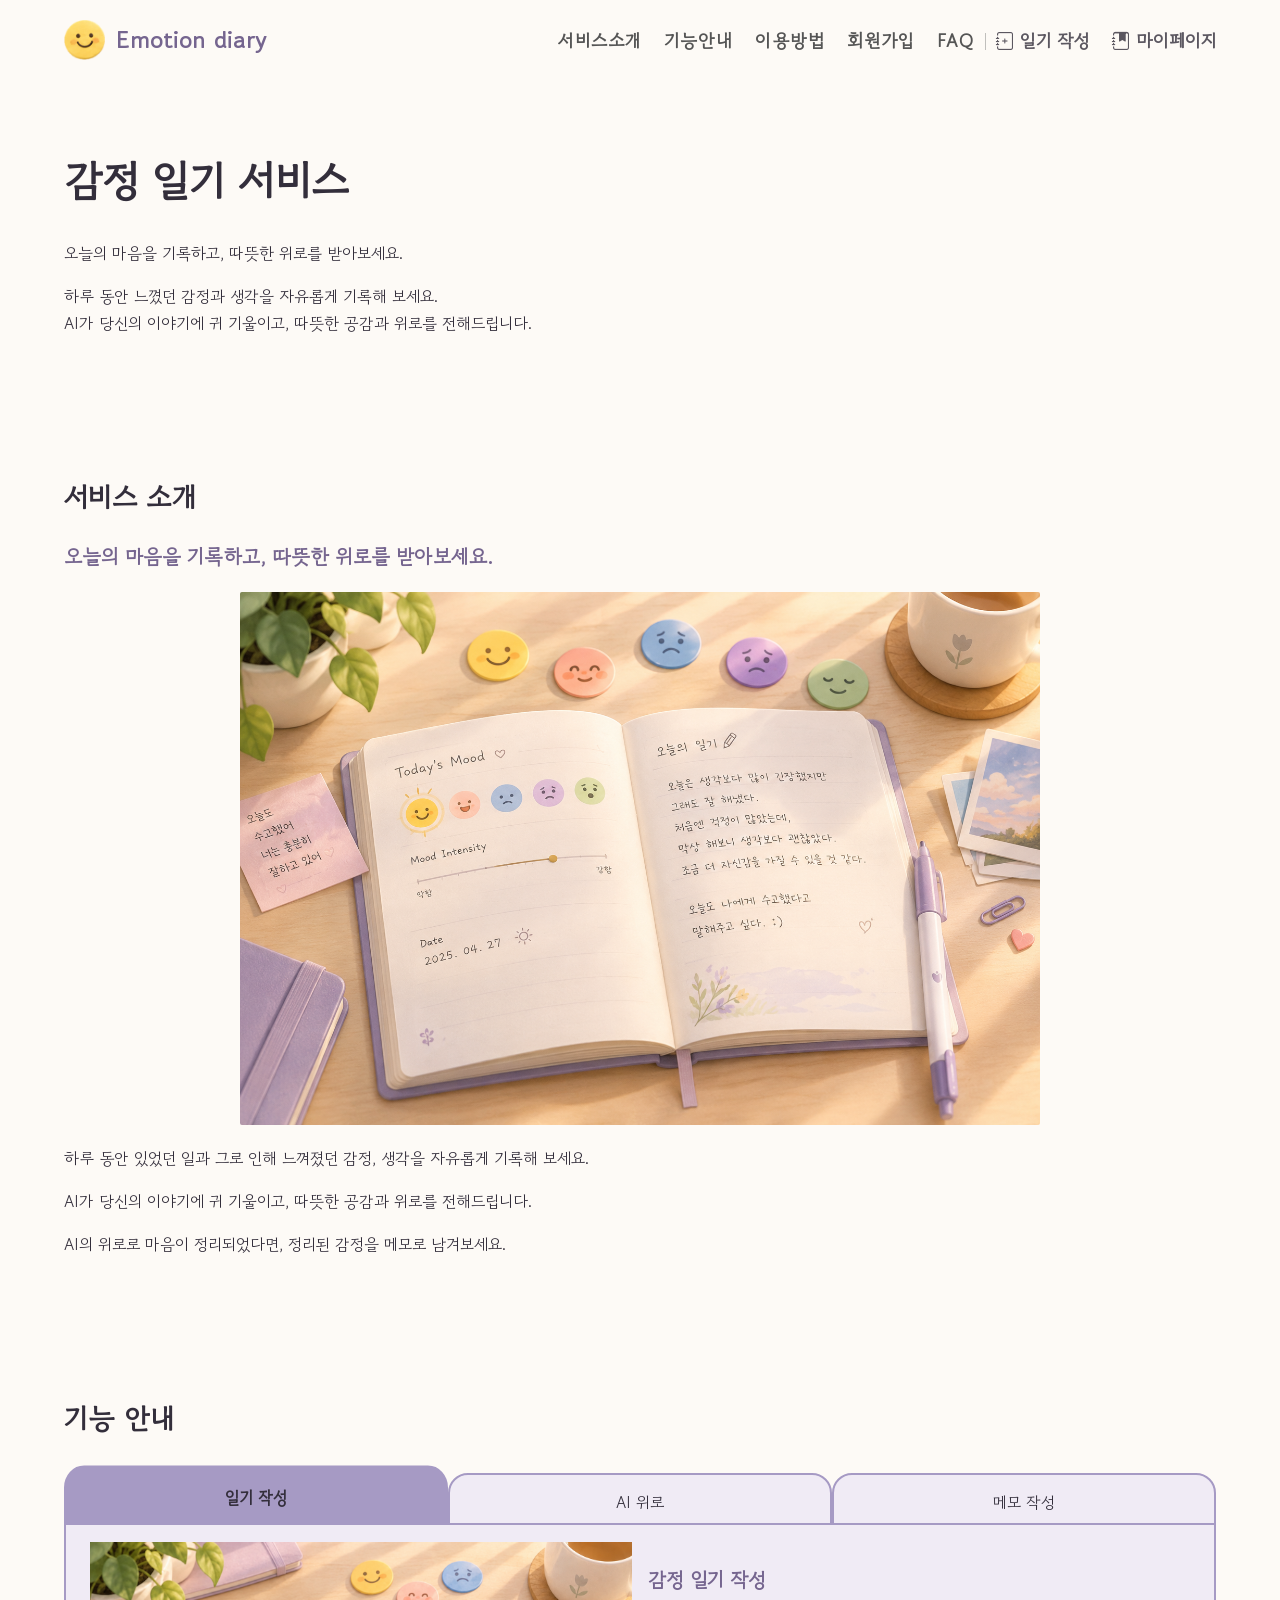
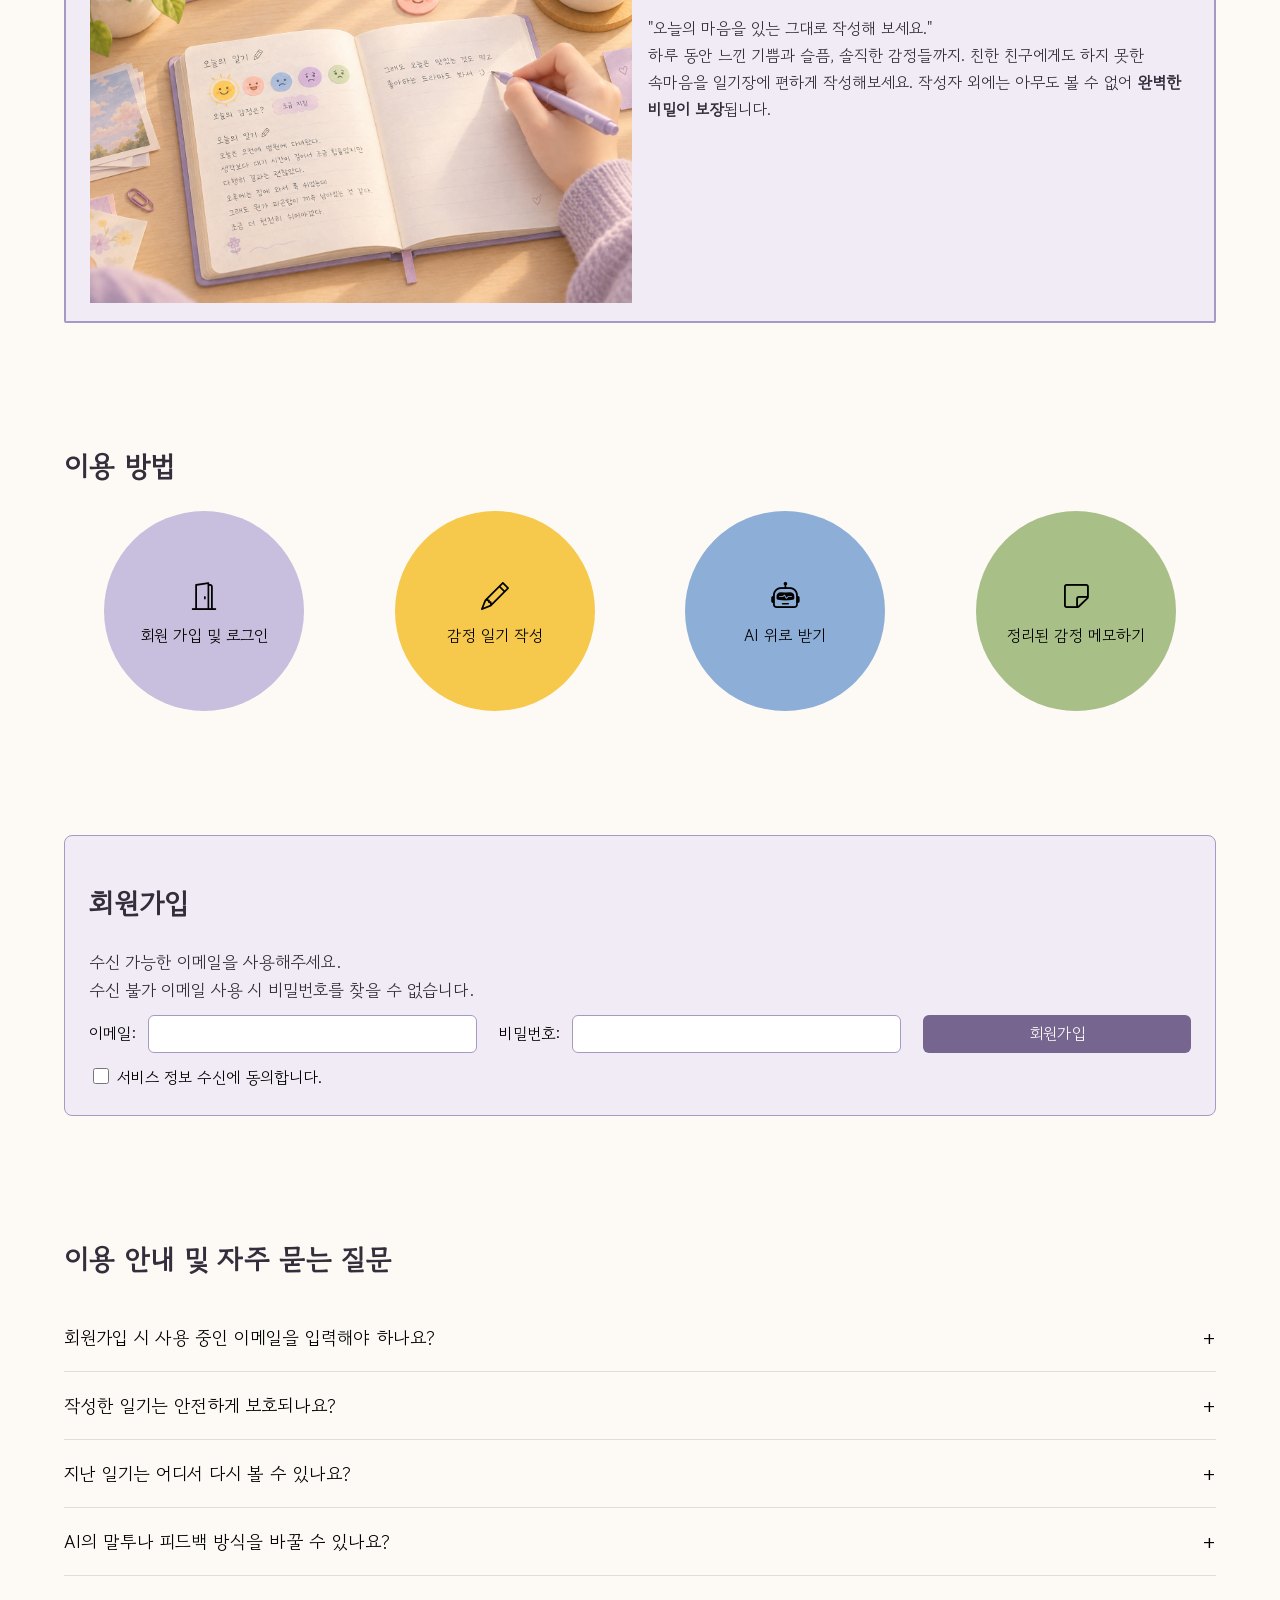
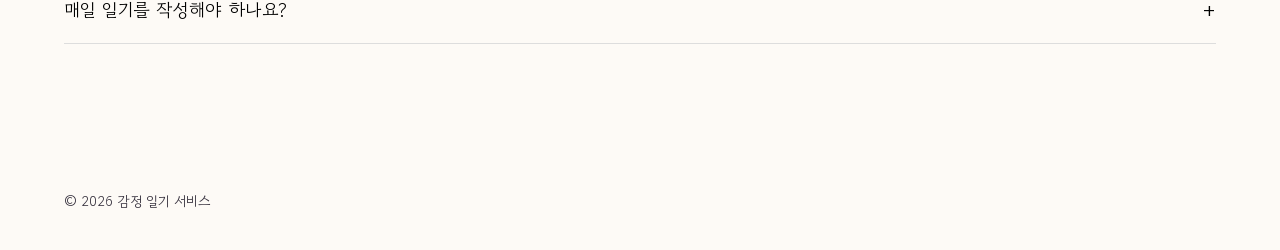
<file: index.html>
<!DOCTYPE html>
<html lang="ko">

<head>
	<meta charset="UTF-8">
	<meta name="viewport" content="width=device-width, initial-scale=1.0">
	<link rel="preconnect" href="https://fonts.googleapis.com">
	<link rel="preconnect" href="https://fonts.gstatic.com" crossorigin>
	<link href="https://fonts.googleapis.com/css2?family=Gowun+Dodum&display=swap" rel="stylesheet">
	<link rel="stylesheet" href="https://cdn.jsdelivr.net/npm/bootstrap-icons@1.13.1/font/bootstrap-icons.min.css">
	<link rel="stylesheet" href="css/style.css">
	<link rel="stylesheet" href="css/index.css">

	<title>Emotion diary</title>
</head>

<body>
	<!-- 
    	사용자: 일기에 감정을 기록하고 AI를 통해 위로와 공감을 받고 싶은 사람
		목적: 감정을 기록하고, AI의 위로를 통해 마음을 정리하여 정서적 안정감 얻기 
		핵심 행동: 감정 일기 작성 및 AI 위로 받기, 정리된 감정 메모하기
		정보 순서: 서비스 소개 → 핵심 기능 안내 → 이용 방법 → 회원가입
    -->
	<header id="header">
		<nav aria-label="주요 메뉴" id="headerNav" class="header-nav">
			<a href="./index.html" class="nav-logo">
				<img src="assets/images/logo.png" alt="Emotion diary 로고">Emotion diary
			</a>
			<button id="menuToggleBtn" class="is-open" aria-label="메뉴 열기" aria-controls="mainNav" aria-expanded="false">
				<i class="bi bi-list" aria-hidden="true"></i> <span>menu</span>
			</button>
			<ul id="mainNav" class="nav-menu">
				<li><a href="#about">서비스소개</a></li>
				<li><a class="is-current" aria-current="location" href="#features">기능안내</a></li>
				<li><a href="#steps">이용방법</a></li>
				<li><a href="#signup">회원가입</a></li>
				<li><a href="#faq">FAQ</a></li>
				<li class="left-line">
					<button id="writeDiary" onclick="openPopup()">
						<i class="bi bi-journal-plus"></i> 일기 작성
					</button>
				</li>
				<li>
					<button id="btnMypage" onclick="moveMyPage()">
						<i class="bi bi-journal-bookmark-fill"></i> 마이페이지
					</button>
				</li>
			</ul>
		</nav>
	</header>

	<main tabindex="-1">
		<section id="main">
			<h1>감정 일기 서비스</h1>
			<p>오늘의 마음을 기록하고, 따뜻한 위로를 받아보세요.</p>
			<p>하루 동안 느꼈던 감정과 생각을 자유롭게 기록해 보세요.<br>
				AI가 당신의 이야기에 귀 기울이고, 따뜻한 공감과 위로를 전해드립니다.</p>
		</section>

		<section id="about">
			<h2>서비스 소개</h2>
			<h3>오늘의 마음을 기록하고, <br class="pc-none">따뜻한 위로를 받아보세요.</h3>

			<img src="assets/images/main.png" alt="다양한 감정 표정과 오늘의 일기가 쓰여있는 일기장, 옆에는 격려해주는 위로의 메모가 놓여 있다.">

			<p>하루 동안 있었던 일과 그로 인해 느껴졌던 감정, 생각을 자유롭게 기록해 보세요.</p>
			<p>AI가 당신의 이야기에 귀 기울이고, 따뜻한 공감과 위로를 전해드립니다.</p>
			<p>AI의 위로로 마음이 정리되었다면, 정리된 감정을 메모로 남겨보세요.</p>
		</section>

		<section id="features">
			<h2>기능 안내</h2>

			<div class="feature-tabs" id="featureTabs" role="tablist" aria-label="기능 선택 탭">
				<button id="tabWirte" class="active" onclick="showFeature('Wirte', this)">일기 작성</button>
				<button id="tabRead" onclick="showFeature('Read', this)">AI 위로</button>
				<button id="tabMemo" onclick="showFeature('Memo', this)">메모 작성</button>
			</div>
			<div class="feature-cards" id="featureCards" aria-label="기능 상세 안내">
				<div class="feature-card active" id="featureWirte">
					<img src="assets/images/wirte.png" alt="감정을 선택하고 일기를 작성중인 모습" />
					<h3>감정 일기 작성</h3>
					<p>
						"오늘의 마음을 있는 그대로 작성해 보세요."<br>
						하루 동안 느낀 기쁨과 슬픔, 솔직한 감정들까지. 친한 친구에게도 하지 못한
						속마음을 일기장에 편하게 작성해보세요.
						작성자 외에는 아무도 볼 수 없어 <b>완벽한 비밀이 보장</b>됩니다.
					</p>
				</div>
				<div class="feature-card" id="featureRead">
					<img src="assets/images/ai_read.png" alt="ai가 일기를 읽고 위로의 말을 생각하는 모습" />
					<h3>AI 위로 받기</h3>
					<p>
						"나만을 위한 AI의 따뜻한 공감과 위로"<br>
						작성하신 일기를 바탕으로 AI 봇이 진심 어린 위로의 답장을 건네어 드립니다.
						혼자 간직하기엔 무거웠던 감정들, 이제는 <b>AI의 다정한 피드백</b>과 함께 마음을 한결 가볍게 비워내 보세요.
					</p>
				</div>
				<div class="feature-card" id="featureMemo">
					<img src="assets/images/memo.png" alt="ai의 위로를 보고난 후 일기장에 메모를 붙인 모습" />
					<h3>정리된 감정 메모하기</h3>
					<p>
						"정리된 감정을 메모로 남갸보세요."<br>
						AI의 위로를 통해 마음이 한결 가벼워졌나요?<br>
						<b>정리된 감정과 새로워진 마음을 메모로 기록</b>하며 오늘 하루를 기분 좋게 마무리해 보세요.
					</p>
				</div>
			</div>
		</section>

		<section id="steps">
			<h2>이용 방법</h2>

			<ol class="step-list">
				<li><i class="bi bi-door-open"></i>회원 가입 및 로그인</li>
				<li><i class="bi bi-pencil"></i>감정 일기 작성</li>
				<li><i class="bi bi-robot"></i>AI 위로 받기</li>
				<li><i class="bi bi-sticky"></i>정리된 감정 메모하기</li>
			</ol>
		</section>

		<section id="signup" class="signup">
			<h2>회원가입</h2>

			<p id="formMessage" class="" aria-live="polite">
				수신 가능한 이메일을 사용해주세요.<br>수신 불가 이메일 사용 시 비밀번호를 찾을 수 없습니다.
			</p>

			<form action="" method="" class="signup-form" id="signupForm">
				<label for="email">이메일:</label>
				<input type="email" id="email" name="email" required maxlength="50">

				<label for="password">비밀번호:</label>
				<input type="password" id="password" name="password" required>

				<button type="submit" id="signupButton">회원가입</button>

				<label for="subscribe" class="subscribe">
					<input type="checkbox" name="subscribe" id="subscribe">
					서비스 정보 수신에 동의합니다.
				</label>
			</form>

			<button class="d-none" id="signUpWriteDiary" onclick="openPopup()">일기 작성 <i
					class="bi bi-journal-plus"></i></button>
		</section>

		<section id="faq" class="faq">
			<h2>이용 안내 및 자주 묻는 질문</h2>

			<div id="faqAccordion" class="faq-accordion">
				<details>
					<summary>
						<span>회원가입 시 사용 중인 이메일을 입력해야 하나요?</span>
						<span class="icon" aria-hidden="true"></span>
					</summary>
					<p>
						비밀번호를 잊어버렸을 때 이메일을 통해 비밀번호를 찾을 수 있으므로,
						실제로 사용 중인 이메일을 입력해 주세요.
					</p>
				</details>
				<details>
					<summary>
						<span>작성한 일기는 안전하게 보호되나요?</span>
						<span class="icon" aria-hidden="true"></span>
					</summary>
					<p>
						작성한 일기는 계정 정보를 통해 접근할 수 있으며, 다른 사람에게 계정 정보를 공유하지 않는 것이 중요합니다. 아이디와 비밀번호를 타인에게 알려주지 마세요.
					</p>
				</details>
				<details>
					<summary>
						<span>지난 일기는 어디서 다시 볼 수 있나요?</span>
						<span class="icon" aria-hidden="true"></span>
					</summary>
					<p>
						마이페이지에 접속하면 이전에 작성한 일기 목록을 확인할 수 있습니다.
						원하는 날짜의 일기를 선택해 지난 기록을 다시 살펴보세요.
					</p>
				</details>
				<details>
					<summary>
						<span>AI의 말투나 피드백 방식을 바꿀 수 있나요?</span>
						<span class="icon" aria-hidden="true"></span>
					</summary>
					<p>
						마이페이지의 설정 메뉴에서 원하는 AI 말투와 피드백 방식을 선택할 수 있습니다. 자신에게 편안한 방식으로 설정해 보세요.
					</p>
				</details>
				<details>
					<summary>
						<span>매일 일기를 작성해야 하나요?</span>
						<span class="icon" aria-hidden="true"></span>
					</summary>
					<p>
						매일 작성하지 않아도 괜찮습니다. 부담을 느끼지 않는 선에서 자신의 감정을 기록하고 돌아보는 시간을 가져 보세요.
					</p>
				</details>
			</div>
		</section>
	</main>

	<div class="popup-mask d-none" id="popup" role="dialog" aria-modal="true">
		<div class="bg-table-tablet"></div>
		<div class="diary-img-background">

			<div class="login-container" id="loginContainer">
				<p class="login-hint">
					이메일:test_mail@google.com <button class="bg-transparent"
						onclick="loginCopy('email')">[사용]</button><br>
					비밀번호:abc123!! <button class="bg-transparent" onclick="loginCopy('password')">[사용]</button>
				</p>
				<label for="loginEmail">이메일</label>
				<input type="email" name="loginEmail" id="loginEmail" placeholder="이메일을 입력해주세요.">
				<label for="loginPassword">비밀번호</label>
				<input type="password" name="loginPassword" id="loginPassword" placeholder="비밀번호를 입력해주세요.">

				<button type="button" id="loginButton" onclick="checkLogin()" disabled>로그인</button>
			</div>

			<form class="write-diary-container d-none" id="writeDiaryPopup" novalidate>
				<div class="select-date d-none" id="writeDiaryDate">
					<label for="selectDate">날짜 선택</label>
					<button id="dateYesterday" class="btn-normal" onclick="changeDate(-1)" type="button">어제</button>
					<button id="dateToday" class="btn-normal" onclick="changeDate()" type="button">오늘</button>
					<input type="date" name="selectDate" id="selectDate"
						aria-describedby="selectDateHelp selectDateError">
					<p id="selectDateHelp">어제 이전 날짜는 직접 설정해주세요.</p>
					<p id="selectDateError" class="c-danger d-none" role="alert">해당 날짜는 이미 작성한 일기가 있습니다. 다른 날짜를 선택해주세요.
					</p>
				</div>

				<div class="select-feel d-none" id="writeDiaryFeel">
					<label for="selectFeel">기분 선택</label>
					<p>그날 기분은 어땠나요?</p>
					<ul class="select-feels" id="feelList">
						<li onclick="changeFeels(this)" tabindex="0">
							<img src="assets/images/emoji/face_happy.png" alt="행복한 표정">
							<p class="bg-red bg-transparent">행복</p>
						</li>
						<li onclick="changeFeels(this)" tabindex="0">
							<img src="assets/images/emoji/face_good.png" alt="기분이 좋아 보이는 표정">
							<p class="bg-yellow bg-transparent">좋음</p>
						</li>
						<li onclick="changeFeels(this)" tabindex="0">
							<img src="assets/images/emoji/face_comfortable.png" alt="평온한 모습의 표정">
							<p class="bg-green bg-transparent">보통</p>
						</li>
						<li onclick="changeFeels(this)" tabindex="0">
							<img src="assets/images/emoji/face_sad.png" alt="슬퍼하는 표정">
							<p class="bg-blue bg-transparent">슬픔</p>
						</li>
						<li onclick="changeFeels(this)" tabindex="0">
							<img src="assets/images/emoji/face_bad.png" alt="기분이 나빠보이는 표정">
							<p class="bg-main bg-transparent">나쁨</p>
						</li>
					</ul>

					<input type="hidden" name="selectFeel" id="selectFeel">
				</div>

				<div class="write-title d-none" id="writeDiaryTitle">
					<label for="writeTitle">일기 제목</label>
					<label for="useTitleDate">
						<input type="checkbox" name="useTitleDate" id="useTitleDate">
						날짜를 제목으로 사용하기
					</label>
					<input type="text" minlength="2" maxlength="50" name="writeTitle" id="writeTitle"
						placeholder="제목을 입력해주세요." aria-describedby="writeTitleHelp writeTitleCount writeTitleError">
					<div class="field-meta">
						<p id="writeTitleHelp">2~50글자 이내로 입력해주세요.</p>
						<p id="writeTitleCount" class="title-length">0/50자</p>
					</div>
					<p id="writeTitleError" class="c-danger" role="alert"></p>
				</div>

				<div class="write-dairy d-none" id="writeDiaryDetail">
					<label for="writeDiaryTextarea">일기 내용</label>
					<textarea name="writeDiaryTextarea" id="writeDiaryTextarea" rows="10" placeholder="내용을 입력해주세요."
						minlength="5" maxlength="1000"></textarea>
					<div id="writeTextareaMent">
						<p>5글자 이상 입력해주세요.</p>
						<p id="writeTextareaLength">0/1000</p>
					</div>
				</div>

				<div class="check-write-diary d-none" id="checkWriteDiary">
					<p id="checkDate">2026년 12월 11일</p>
					<img id="checkFeel" src="assets/images/emoji/face_good.png" alt="">
					<p id="checkTitle">제목</p>
					<p id="checkDiary">내용</p>
				</div>

				<div class="move-btns" id="writeBtns">
					<button id="saveBtn" class="d-none" type="submit">일기 저장</button>
					<button id="prevBtn" class="btn-white" type="button">이전</button>
					<button id="nextBtn" disabled type="button">다음</button>
					<button id="cancelBtn" class="d-none btn-danger" onclick="cancelWriteDiary()" type="button">작성
						취소</button>
				</div>
			</form>
		</div>

		<button class="popup-close" onclick="closePopup()"><i class="bi bi-x-square"></i></button>
	</div>

	<footer>
		<p>&copy; 2026 감정 일기 서비스</p>
	</footer>

	<script src="js/index.js"></script>
</body>

</html>
</file>
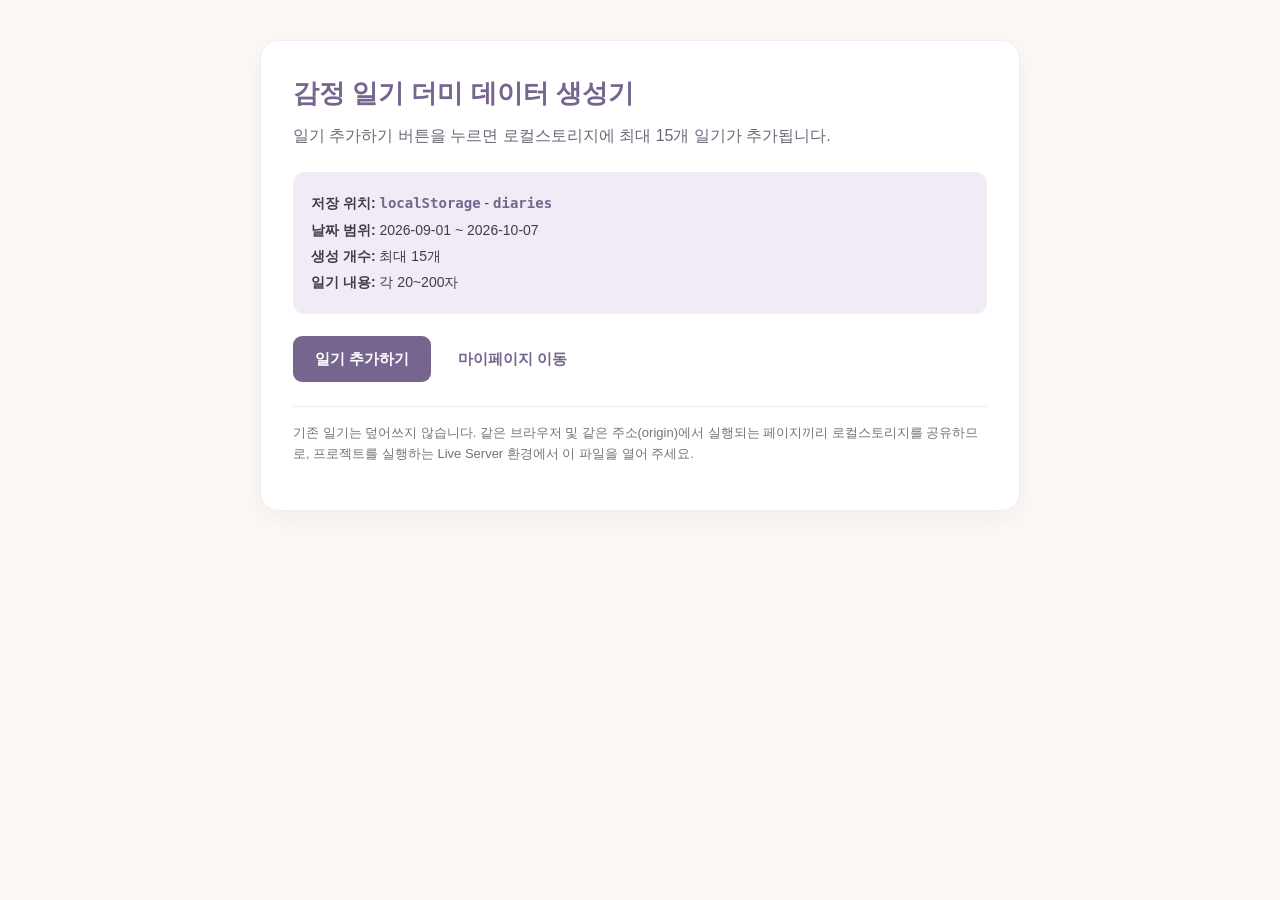
<file: dummy.html>
<!DOCTYPE html>
<html lang="ko">

<head>
  <meta charset="UTF-8">
  <meta name="viewport" content="width=device-width, initial-scale=1.0">
  <title>감정 일기 더미 데이터 생성기</title>
  <style>
    :root {
      --color-main: #A69AC4;
      --color-light: #F0EBF5;
      --color-deep: #75658F;
      --color-dark: #423B4D;
      --color-cream: #FDFAF6;
      --color-yellow: #F6C94C;
    }

    * {
      box-sizing: border-box;
    }

    body {
      margin: 0;
      padding: 40px 20px;
      background: var(--color-cream);
      color: var(--color-dark);
      font-family: Arial, "Noto Sans KR", sans-serif;
      line-height: 1.6;
    }

    .container {
      width: min(760px, 100%);
      margin: 0 auto;
      padding: 32px;
      background: #fff;
      border: 1px solid var(--color-light);
      border-radius: 18px;
      box-shadow: 0 8px 28px rgb(66 59 77 / 7%);
    }

    h1 {
      margin: 0 0 8px;
      color: var(--color-deep);
      font-size: 26px;
    }

    .description {
      margin: 0 0 24px;
      color: #6f6878;
    }

    .info {
      margin-bottom: 22px;
      padding: 16px 18px;
      background: var(--color-light);
      border-radius: 12px;
      font-size: 14px;
    }

    .info p {
      margin: 4px 0;
    }

    code {
      color: var(--color-deep);
      font-weight: 700;
    }

    button,
    a {
      min-height: 46px;
      padding: 11px 22px;
      border: 0;
      border-radius: 9px;
      background: var(--color-deep);
      color: #fff;
      font-size: 15px;
      font-weight: 700;
      cursor: pointer;
    }

    a {
      display: inline-block;
      background-color: transparent;
      color: var(--color-deep);
      text-decoration: none;
    }

    button:hover,
    a:hover {
      background: var(--color-dark);
      color: #fff;
    }

    button:focus-visible,
    a:focus-visible {
      outline: 3px solid var(--color-yellow);
      outline-offset: 3px;
    }

    .note {
      margin-top: 24px;
      padding-top: 16px;
      border-top: 1px solid var(--color-light);
      color: #77717D;
      font-size: 13px;
    }

    @media (max-width: 520px) {
      body {
        padding: 20px 12px;
      }

      .container {
        padding: 22px 18px;
      }

      h1 {
        font-size: 22px;
      }
    }
  </style>
</head>

<body>
  <main class="container">
    <h1>감정 일기 더미 데이터 생성기</h1>
    <p class="description">
      일기 추가하기 버튼을 누르면 로컬스토리지에 최대 15개 일기가 추가됩니다.
    </p>

    <section class="info" aria-label="생성 정보">
      <p><strong>저장 위치:</strong> <code>localStorage</code> - <code>diaries</code></p>
      <p><strong>날짜 범위:</strong> 2026-09-01 ~ 2026-10-07</p>
      <p><strong>생성 개수:</strong> 최대 15개</p>
      <p><strong>일기 내용:</strong> 각 20~200자</p>
    </section>

    <button type="button" id="addDummyData">일기 추가하기</button>
    <a href="my_page.html">마이페이지 이동</a>

    <p class="note">
      기존 일기는 덮어쓰지 않습니다.
      같은 브라우저 및 같은 주소(origin)에서 실행되는 페이지끼리 로컬스토리지를 공유하므로,
      프로젝트를 실행하는 Live Server 환경에서 이 파일을 열어 주세요.
    </p>
  </main>

  <script>
    const STORAGE_KEY = "diaries";
    const START_DATE = "2026-09-01";
    const END_DATE = "2026-10-07";
    const ADD_COUNT = 15;

    // feel 값은 감정 선택 메뉴의 value와 동일하게 사용합니다.
    const dummyEntries = [
      {
        title: "작은 여유가 좋았던 날",
        feel: "happy",
        content: "아침부터 햇살이 좋아서 평소보다 조금 일찍 산책을 나갔다. 좋아하는 노래를 들으며 천천히 걷다 보니 마음이 한결 가벼워졌다. 별일 없는 하루도 충분히 기분 좋을 수 있다는 생각이 들었다."
      },
      {
        title: "오랜만의 반가운 연락",
        feel: "good",
        content: "한동안 연락하지 못했던 친구에게 먼저 메시지를 보냈다. 생각보다 대화가 길어졌고 예전 추억도 떠올랐다. 자주 만나지는 못해도 서로 안부를 물을 사람이 있다는 게 참 든든하게 느껴졌다."
      },
      {
        title: "조용히 보낸 오후",
        feel: "comfortable",
        content: "오늘은 특별한 약속 없이 집에서 시간을 보냈다. 밀린 정리를 조금 하고 따뜻한 차도 마셨다. 해야 할 일이 남아 있기는 하지만 잠깐 속도를 늦추니 머릿속이 차분해지는 것 같았다."
      },
      {
        title: "기대했던 일이 잘 풀렸다",
        feel: "happy",
        content: "며칠 동안 신경 쓰였던 일을 마무리했다. 결과가 완벽하지는 않아도 끝까지 해냈다는 사실이 뿌듯했다. 스스로에게 작은 선물을 주고 싶어서 좋아하는 디저트도 사 왔다."
      },
      {
        title: "조금 지쳤던 하루",
        feel: "sad",
        content: "오늘은 사소한 일에도 마음이 쉽게 지쳤다. 평소라면 넘겼을 말도 계속 생각나서 집중하기 어려웠다. 당장 답을 찾으려고 애쓰기보다는 일찍 쉬면서 기분을 정리해 보기로 했다."
      },
      {
        title: "새로운 곳을 발견했다",
        feel: "good",
        content: "집 근처 골목을 걷다가 작은 카페를 발견했다. 창가 자리에 앉아 커피를 마시며 책을 읽었는데 생각보다 마음에 들었다. 다음에는 시간을 넉넉히 내서 다시 방문하고 싶다."
      },
      {
        title: "괜히 마음이 무거운 날",
        feel: "bad",
        content: "딱히 큰일이 있었던 것은 아닌데 하루 종일 기분이 가라앉아 있었다. 할 일을 미루고 있다는 생각에 마음이 더 복잡해졌다. 오늘은 작은 일 하나만 끝내고 나머지는 내일 다시 시작하려고 한다."
      },
      {
        title: "나를 위한 저녁 시간",
        feel: "comfortable",
        content: "저녁에는 휴대전화를 잠시 내려놓고 좋아하는 음식을 만들어 먹었다. 식사를 마친 뒤에는 창문을 열어 환기도 했다. 바쁘게 지나간 하루 끝에 이런 시간이 필요했다는 걸 새삼 느꼈다."
      },
      {
        title: "생각보다 괜찮았던 도전",
        feel: "happy",
        content: "평소 어렵게 느껴졌던 일에 용기를 내서 도전했다. 시작하기 전에는 걱정이 많았지만 막상 해 보니 생각보다 할 만했다. 결과와 상관없이 시도했다는 점을 오늘은 칭찬해 주고 싶다."
      },
      {
        title: "말 한마디가 오래 남았다",
        feel: "sad",
        content: "누군가 무심코 한 말이 계속 마음에 걸렸다. 상대에게는 별뜻이 없었을 수도 있지만 나는 조금 서운했다. 감정을 쌓아 두기보다는 다음에 기회가 되면 차분하게 내 마음을 이야기해 봐야겠다."
      },
      {
        title: "할 일을 하나씩 해결했다",
        feel: "good",
        content: "미뤄 두었던 일들을 목록으로 적고 하나씩 처리했다. 전부 끝내지는 못했지만 눈에 보이는 진전이 생기니 마음이 편해졌다. 내일 해야 할 일도 미리 정리해 두어서 조금 안심이 된다."
      },
      {
        title: "평범해서 더 편안한 하루",
        feel: "comfortable",
        content: "늘 하던 대로 일어나고 식사하고 해야 할 일을 했다. 특별한 사건은 없었지만 불편한 일도 크게 없었다. 가끔은 이런 평범하고 안정적인 하루가 가장 고맙다는 생각이 든다."
      },
      {
        title: "괜히 서두르지 않기로 했다",
        feel: "bad",
        content: "계획대로 일이 진행되지 않아 조급한 마음이 들었다. 다른 사람과 비교할수록 더 불안해지는 것 같아서 잠시 생각을 멈췄다. 내 속도대로 해도 괜찮다고 스스로에게 말해 주기로 했다."
      },
      {
        title: "기분 좋은 칭찬을 들었다",
        feel: "happy",
        content: "오늘 내가 한 일을 좋게 봐 주는 말을 들었다. 별것 아닌 것처럼 넘기려 했지만 사실은 꽤 기뻤다. 그동안 들인 시간이 헛되지 않았다는 느낌이 들어 조금 더 자신감이 생겼다."
      },
      {
        title: "잠깐 쉬어 가기",
        feel: "good",
        content: "오후에 집중이 잘되지 않아 잠깐 밖으로 나갔다. 바람을 쐬고 돌아와 물을 마시니 다시 시작할 힘이 생겼다. 쉬는 시간을 낭비라고 생각하지 말고 필요한 과정으로 받아들여야겠다."
      }
    ];

    function getDateRange(startDate, endDate) {
      const dates = [];
      const current = new Date(`${startDate}T12:00:00`);
      const end = new Date(`${endDate}T12:00:00`);

      while (current <= end) {
        const year = current.getFullYear();
        const month = String(current.getMonth() + 1).padStart(2, "0");
        const day = String(current.getDate()).padStart(2, "0");
        dates.push(`${year}-${month}-${day}`);
        current.setDate(current.getDate() + 1);
      }
      return dates;
    }

    function shuffle(array) {
      const result = [...array];
      for (let i = result.length - 1; i > 0; i--) {
        const j = Math.floor(Math.random() * (i + 1));
        [result[i], result[j]] = [result[j], result[i]];
      }
      return result;
    }

    // 오류 발생 시 알림 후 새로고침
    function reloadOnError(message) {
      alert(message);
      location.reload();
    }

    function addDummyDiaries() {
      let diaries;

      try {
        const savedData = localStorage.getItem(STORAGE_KEY);
        diaries = savedData ? JSON.parse(savedData) : {};
      } catch (error) {
        alert("diaries 데이터를 읽지 못했습니다. 로컬스토리지 값을 확인해 주세요.");
        return;
      }

      if (!diaries || typeof diaries !== "object" || Array.isArray(diaries)) {
        reloadOnError("diaries 데이터 형식이 올바르지 않습니다.");
        return;
      }


      const availableDates = getDateRange(START_DATE, END_DATE)
        .filter((date) => !Object.prototype.hasOwnProperty.call(diaries, date));

      // 추가할 날짜와 일기 개수 계산
      const selectedDates = shuffle(availableDates).slice(0, ADD_COUNT);
      const shuffledEntries = shuffle(dummyEntries);
      const addCount = Math.min(selectedDates.length, shuffledEntries.length);

      if (addCount === 0) {
        alert("추가할 수 있는 일자가 없습니다.");
        return;
      }

      const addedEntries = selectedDates.slice(0, addCount).map((date, index) => ({
        date,
        ...shuffledEntries[index]
      }));

      addedEntries.forEach(({ date, title, feel, content }) => {
        diaries[date] = { title, feel, content };
      });

      try {
        localStorage.setItem(STORAGE_KEY, JSON.stringify(diaries));
      } catch (error) {
        alert("로컬스토리지에 저장하지 못했습니다. 저장 공간이나 브라우저 설정을 확인해 주세요.");
        return;
      }

      alert(`${addedEntries.length}개의 일기가 추가되었습니다.\n마이페이지로 이동합니다.`);
      location.href = "my_page.html";
    }

    document.getElementById("addDummyData").addEventListener("click", addDummyDiaries);
  </script>
</body>

</html>
</file>
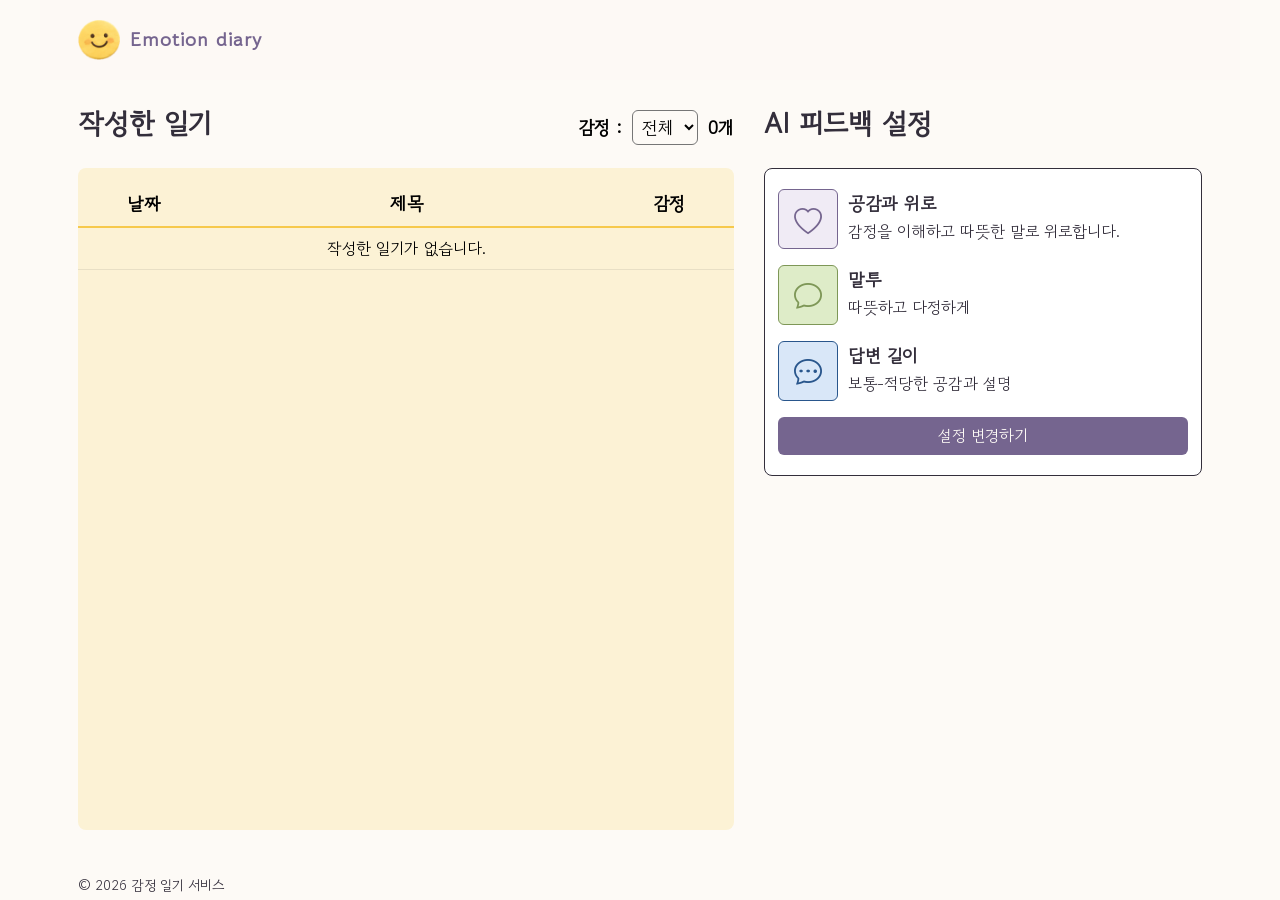
<file: my_page.html>
<!DOCTYPE html>
<html lang="ko">

<head>
	<meta charset="UTF-8">
	<meta name="viewport" content="width=device-width, initial-scale=1.0">
	<link rel="preconnect" href="https://fonts.googleapis.com">
	<link rel="preconnect" href="https://fonts.gstatic.com" crossorigin>
	<link href="https://fonts.googleapis.com/css2?family=Gowun+Dodum&display=swap" rel="stylesheet">
	<link rel="stylesheet" href="https://cdn.jsdelivr.net/npm/bootstrap-icons@1.13.1/font/bootstrap-icons.min.css">
	<link rel="stylesheet" href="css/style.css">
	<link rel="stylesheet" href="css/mypage.css">

	<title>Emotion diary</title>
</head>

<body>
	<!-- 
    	사용자: 감정 일기에 회원 가입이 되어있는 사람
		목적: 작성한 일기를 확인하거나 AI 피드백 스타일을 설정
		핵심 행동: 일기 목록, 일기 확인, AI 스타일 설정
		정보 순서: 일기 목록 → 일기 확인, AI 스타일 설정
    -->
	<header>
		<nav class="header-nav">
			<a href="./index.html"><img src="assets/images/logo.png" alt="웃는 얼굴의 로고">Emotion diary</a>
		</nav>
	</header>

	<main>
		<section class="diary-list-container">
			<div class="diary-list-title">
				<h2>작성한 일기</h2>
				<div class="emotion-filter">
					<label for="emotionFilter">감정 :</label>
					<select id="emotionFilter">
						<option value="all">전체</option>
						<option value="happy">행복</option>
						<option value="good">좋음</option>
						<option value="comfortable">보통</option>
						<option value="sad">슬픔</option>
						<option value="bad">나쁨</option>
					</select>
					<span id="filterCount" aria-live="polite">0개</span>
					<button class="btn-transparent btn-close" hidden type="button" id="resetFilterBtn"
						aria-label="필터 초기화">
						<i class="bi bi-x-lg" aria-hidden="true"></i>
					</button>
				</div>
			</div>

			<div class="diary-left" id="diaryList">
				<div class="diary-list-table">
					<table class="diary-list">
						<colgroup>
							<col class="col-1">
							<col class="col-2">
							<col class="col-3">
						</colgroup>
						<thead>
							<tr>
								<th>날짜</th>
								<th>제목</th>
								<th>감정</th>
							</tr>
						</thead>
						<tbody id="diaryContents">
							<tr>
								<td>2026.10.24</td>
								<td><button type="button">일기 제목 부분입니다.</button></td>
								<td><img src="assets/images/emoji/face_good.png" alt=""></td>
							</tr>
						</tbody>
					</table>
				</div>
			</div>
		</section>

		<section class="setting">
			<h2>AI 피드백 설정</h2>
			<div class="ai-container" id="userAiSet">
				<div class="ai-set-main">
					<i class="bi bi-heart"></i>
					<div>
						<b id="aiFeedback">공감과 위로</b>
						<p id="aiFeedbackSub">감정을 이해하고 따뜻한 말로 위로합니다.</p>
					</div>
				</div>
				<div class="ai-set-main">
					<i class="bi bi-chat"></i>
					<div>
						<b>말투</b>
						<p id="aiSpeech">따뜻하고 다정하게</p>
					</div>
				</div>
				<div class="ai-set-main">
					<i class="bi bi-chat-dots blue-icon"></i>
					<div>
						<b>답변 길이</b>
						<p id="aiLength">보통-적당한 공감과 설명</p>
					</div>
				</div>
				<button id="changeAiSet" onclick="showAiSetting()">설정 변경하기</button>
			</div>

			<!-- AI 피드백 스타일 설정 시 사용 -->
			<div class="ai-container d-none" id="selectAiSet">
				<div class="scroll-y">
					<div class="ai-set-main ai-set-container">
						<i class="bi bi-heart"></i>
						<div>
							<b>피드백 방식</b>
						</div>
						<div class="ai-set-items" id="feedbackItems">
							<label>
								<input type="radio" name="feedback" value="empathy">
								<b>공감과 위로</b>
								<p>감정을 이해하고 따뜻한 말로 위로합니다.</p>
								<p class="light-font">"오늘 정말 힘들었겠어요. 안좋은 감정을 느끼는게 자연스러워요."</p>
							</label>
							<label>
								<input type="radio" name="feedback" value="analysis">
								<b>감정 분석</b>
								<p>일기에서 드러나는 감정과 그 원인을 정리해줍니다.</p>
								<p class="light-font">"업무에서 느낀 부담감과 타인의 평가에 대한 걱정이 나타나요."</p>
							</label>
							<label>
								<input type="radio" name="feedback" value="resolution">
								<b>해결 방법 제안</b>
								<p>상황을 개선하거나 기분을 전환할 방법을 제안합니다.</p>
								<p class="light-font">"오늘은 잠깐 휴식을 취하고, 내일 해야 할 일을 하나씩 정리해 보는 건 어떨까요?"</p>
							</label>
						</div>
					</div>
					<div class="ai-set-main ai-set-container d-none">
						<i class="bi bi-chat"></i>
						<div>
							<b>말투</b>
						</div>
						<div class="ai-set-items" id="speechItems">
							<label>
								<input type="radio" name="speech" value="kind">
								따뜻하고 다정하게
							</label>
							<label>
								<input type="radio" name="speech" value="calm">
								차분하고 담백하게
							</label>
							<label>
								<input type="radio" name="speech" value="friendly">
								친근한 친구처럼
							</label>
							<label>
								<input type="radio" name="speech" value="polite">
								차분하고 정중하게
							</label>
						</div>
					</div>
					<div class="ai-set-main ai-set-container d-none">
						<i class="bi bi-chat-dots"></i>
						<div>
							<b>답변 길이</b>
						</div>
						<div class="ai-set-items" id="lengthItems">
							<label>
								<input type="radio" name="length" value="min">
								짧게 - 핵심만 간결하게
							</label>
							<label>
								<input type="radio" name="length" value="middle">
								보통 - 적당한 설명
							</label>
							<label>
								<input type="radio" name="length" value="max">
								길게 - 자세한 분석과 설명
							</label>
						</div>
					</div>
				</div>

				<div class="prev-next-buttons">
					<button id="prevBtn" class="btn-white">취소</button>
					<button id="nextBtn" disabled>다음</button>
				</div>
			</div>
		</section>
	</main>

	<dialog id="diaryModal" aria-labelledby="modalTitle">
		<div id="diaryContent" class="modal-content">
			<div class="diary-header">
				<img class="diary-face" src="assets/images/emoji/face_good.png" alt="">
				<h2 class="diary-date">2026.10.25</h2>
				<h3 class="diary-title">제목</h3>
			</div>
			<div class="diary-content">
				내용
			</div>
		</div>

		<button class="close-diary" aria-label="일기 상세 창 닫기" type="button" onclick="closeDiaryModal()">
			<i class="bi bi-x-square" aria-hidden="true"></i>
		</button>
	</dialog>

	<footer>
		<p>&copy; 2026 감정 일기 서비스</p>
	</footer>

	<script src="js/mypage.js"></script>
</body>

</html>
</file>
<file: css/style.css>
:root {
	--color-main: #A69AC4;
	--color-light: #F0EBF5;
	--color-middle: #C8BEDD;
	--color-deep: #75658F;
	--color-focus: #F6C94C;
	--color-dark: #332E3B;
	--color-cream: #FDFAF6;
	--color-cream-header: #FDFAF6E9;
	--color-yellow: #F6C94C;
	--color-red: #E96B6B;
	--color-blue: #8CAED7;
	--color-green: #A9BF88;
}

body {
	font-family: "Gowun Dodum", sans-serif;
	font-weight: 500;
	font-size: 16px;
	line-height: 1.6;
	margin: 0;
	padding: 0;
	background-color: var(--color-cream);
	word-break: keep-all;
	position: relative;
}

body:has(dialog[open]) {
	overflow: hidden;
}

*,
*::before,
*::after {
	box-sizing: border-box;
}

.pc-none {
	display: none;
}

.d-none {
	display: none !important;
}

.bg-red {
	background-color: var(--color-red);
}

.bg-yellow {
	background-color: var(--color-yellow);
}

.bg-green {
	background-color: var(--color-green);
}

.bg-blue {
	background-color: var(--color-blue);
}

.bg-main {
	background-color: var(--color-main);
}

.bg-transparent {
	background-color: transparent;
	color: #332E3B;
}

.bold {
	font-weight: 600 !important;
}

header {
	width: 100%;
	height: 80px;
	padding: 15px calc(((100% - 1200px) / 2) + 24px);
	position: fixed;
	background: var(--color-cream-header);
	top: 0;
	z-index: 100;
}

nav.header-nav {
	width: 100%;
	height: 50px;
	margin: auto;
	display: flex;
	justify-content: space-between;
}

.nav-logo {
	margin-right: auto;
	display: flex;
	align-items: center;
	gap: 10px;
	font-size: 24px;
}

.nav-logo>img {
	height: 40px;
}

.nav-menu {
	height: 50px;
	list-style: none;
	display: flex;
	justify-content: space-between;
	align-items: center;
	gap: 22px;
	padding: 0;
	margin: 0;
	font-size: 18px;
}

.nav-menu>li>a {
	color: #555555;
}

.nav-menu>li>a {
	display: inline-block;
}

.nav-menu button {
	background: transparent;
	color: var(--color-dark);
	font-weight: bold;
	opacity: .8;
	padding: 0;
	margin: 0;
}

.nav-menu>li>a.is-current {
	color: var(--color-deep);
	opacity: 1;
	border-bottom: 1px solid var(--color-deep);
}

#menuToggleBtn {
	display: none;
}

main,
footer {
	width: 100%;
	max-width: 1200px;
	margin: 0 auto;
	padding: 0 24px;
}

section {
	padding-top: 100px;
}

footer {
	padding-top: 32px;
	padding-bottom: 22px;
}

footer p {
	font-size: 14px;
}

nav {
	display: flex;
	flex-wrap: wrap;
	gap: 24px;
	margin-top: 24px;
}

a {
	color: var(--color-deep);
	font-weight: bold;
	letter-spacing: 1px;
	text-decoration: none;
	transition: color 0.2s, transform 0.2s;
}

a:hover {
	color: var(--color-main);
	transform: translateY(-5px);
}

.nav-menu>li>a:hover {
	color: var(--color-main);
	opacity: 1;
}

a:focus {
	outline: 2px solid var(--color-focus);
}

a:active {
	outline: none;
	color: var(--color-deep);
	opacity: 0.7;
}

.nav-menu>li>a:active {
	color: var(--color-deep);
}

h1 {
	color: #332E3B;
	font-size: 42px;
	font-weight: 900;
	line-height: 1.2;
}

h2 {
	color: #332E3B;
	font-size: 28px;
	font-weight: 800;
	line-height: 1.4;
	height: 40px;
	margin-top: 24px;
	margin-bottom: 24px;
}

h3 {
	color: var(--color-deep);
	font-size: 20px;
	font-weight: 700;
	line-height: 1.5;
}

p {
	color: var(--color-dark);
	line-height: 1.7;
	font-weight: 500;
}

input,
button,
.btn {
	font: inherit;
}

.btn {
	display: inline-block;
	text-align: center;
}

input:not([type="checkbox"]):not([type="radio"]) {
	min-width: 100px;
	padding: 5px 12px;
	border: 1px solid var(--color-main);
	border-radius: 6px;
	margin-right: 10px;
}

button,
.btn {
	flex: 1;
	padding: 6px 18px;
	background-color: var(--color-deep);
	color: var(--color-cream);
	border: none;
	border-radius: 6px;
	cursor: pointer;
	transition: background-color 0.2s, transform 0.2s;
}

button.btn-white,
.btn-white {
	background-color: #fff;
	color: var(--color-deep);
	box-sizing: border-box;
	border: 1px solid var(--color-main);
}

button.btn-gray,
.btn-gray {
	background-color: #fff;
	color: #332E3B;
	box-sizing: border-box;
	border: 1px solid #999;
}

button.btn-normal,
.btn-normal {
	background-color: #fff;
	color: #332E3B;
	box-sizing: border-box;
	border: 1px solid var(--color-main);
}

button.btn-danger,
.btn-danger {
	background-color: #fff;
	color: var(--color-red);
	box-sizing: border-box;
	border: 1px solid var(--color-red);
}

button.btn-transparent,
.btn-transparent {
	background-color: transparent;
	color: inherit;
	box-sizing: border-box;
	border: none;
}

button:hover,
.btn:hover {
	background-color: var(--color-main);
	color: var(--color-dark);
}

button.btn-danger:hover,
.btn-danger:hover {
	background-color: var(--color-red);
	color: #fff;
}

button:focus,
.btn:focus {
	outline: 2px solid var(--color-focus);
	outline-offset: 2px;
}

input:focus {
	outline: 2px solid var(--color-focus);
}

button:active,
.btn:active {
	outline: none;
	background-color: var(--color-deep);
	transform: scale(1.05);
	color: var(--color-cream);
}

button.btn-danger:active,
.btn-danger:active {
	background-color: var(--color-red);
	color: #fff;
	opacity: 0.7;
}

button:disabled {
	background-color: lightgray;
	color: var(--color-dark);
	cursor: not-allowed;
}

.c-danger {
	color: var(--color-red) !important;
}

.c-green {
	color: var(--color-yellow);
}

.c-success {
	color: var(--color-deep);
	font-weight: bold;
}

.border-danger {
	border-color: var(--color-red) !important;
}

@media (max-width: 1248px) {
	header {
		padding: 15px 24px;
	}
}

@media (max-width: 900px) {
	header {
		width: 100%;
		box-shadow: #00000055 0px 0px 10px;
	}

	header.is-open {
		width: 100%;
		max-width: 400px;
		height: 100vh;
		background: var(--color-cream);
		padding: 30px 24px 50px;
		box-shadow: #00000055 0px 0px 10px;
		right: 0;
	}

	nav.header-nav {
		width: 100%;
		margin: 0;
		justify-content: start;
		flex-direction: column;
		position: relative;
	}

	header.is-open>nav.header-nav {
		height: 100%;
		gap: 30px;
	}

	.nav-menu {
		display: none;
	}

	.nav-menu.is-open {
		display: flex;
		height: fit-content;
		justify-content: start;
		flex-direction: column;
		align-items: start;
		gap: 10px;
		padding-left: 25px;
	}

	.nav-menu>li {
		width: 100%;
	}

	.nav-menu>li>a {
		color: var(--color-dark);
		padding: 5px 0;
	}

	.nav-menu button {
		opacity: 1;
		text-align: left;
	}

	.nav-menu>li>a.is-current {
		width: 100%;
		background: var(--color-deep);
		color: #fff;
		font-weight: normal;
		margin-left: -10px;
		padding-left: 10px;
		border-bottom: none;
		opacity: 1;
	}

	#menuToggleBtn {
		width: fit-content;
		height: 40px;
		display: block;
		flex: 0;
		border-radius: 50px;
		font-size: 18px;
	}

	#menuToggleBtn.is-open {
		position: absolute;
		top: 0;
		right: 0;
	}
}

/* tablet size */
@media (max-width: 800px) {
	.m-none {
		display: none;
	}

	h1 {
		font-size: 36px;
	}

	h2 {
		font-size: 26px;
	}

	h3,
	p {
		margin: 16px auto;
	}

	footer>p {
		padding-top: 20px;
		border-top: 1px solid lightgray;
	}
}

/* mobile size */
@media (max-width: 768px) {

	header.is-open {
		width: 400px;
		height: 100vh;
		background: var(--color-cream);
		padding: 30px 24px 50px;
		box-shadow: #aaaaaa 2px 0px 10px;
	}

	#menuToggleBtn.is-open {
		top: 8px;
	}

	section {
		margin-top: 40px;
	}

	nav {
		flex-direction: column;
		align-items: stretch;
		gap: 8px;
	}

	nav a {
		padding: 8px 0;
	}

	input,
	button,
	.btn {
		width: 100%;
	}

	button,
	.btn {
		min-height: 40px;
	}

	.mobile-full {
		width: auto;
	}
}

@media (max-width: 390px) {
	header.is-open {
		width: 100vw;
		height: 100dvh;
		padding: 30px 3% 50px;
		box-shadow: none;
		left: 0;
		right: 0;
		bottom: 0;
	}

	.nav-menu {
		gap: 6px;
		padding: 0 3%;
	}

	.nav-menu>li>a {
		font-size: 16px;
	}

	.pc-none {
		display: inline-block;
	}

	.btn {
		margin-top: 15px;
	}

	.mobile-full {
		width: 100%;
	}
}
</file>
<file: css/index.css>
.left-line {
	position: relative;
}

.left-line::before {
	content: "";
	position: absolute;
	width: 1px;
	height: 60%;
	background: #66666666;
	left: 0;
	top: 0;
	bottom: 0;
	margin-left: -11px;
	margin-top: 7px;
}

#main {
	padding-top: 120px;
}

#about img {
	display: block;
	width: 100%;
	max-width: 800px;
	height: auto;
	margin: 20px auto;
	border-radius: 2px;
}

.feature-tabs {
	display: inline-block;
	width: 100%;
	height: 60px;
	border-radius: 20px 20px 0 0;
	border-bottom: none;
	display: flex;
	align-items: center;
	transform: translateY(10px);
	position: relative;
	z-index: 1;
}

.feature-tabs>button {
	height: 100%;
	border-radius: 20px 20px 0 0;
	background: var(--color-light);
	color: var(--color-dark);
	border: 2px solid var(--color-main);
}

.feature-tabs>button:nth-child(1) {
	z-index: 3;
}

.feature-tabs>button:nth-child(2) {
	z-index: 2;
}

.feature-tabs>button:nth-child(3) {
	z-index: 1;
}

.feature-tabs>button.active {
	background: var(--color-main);
	font-weight: bold;
	transform: scaleY(1.1) translateY(-4px);
}

.feature-tabs>button:not(.active):hover {
	transform: scaleY(1.1) translateY(-4px);
}

.feature-tabs>button:focus,
.feature-tabs>button.btn:focus {
	outline: 1px solid var(--color-focus);
	outline-offset: 0;
	border: 2px solid var(--color-focus);
	transform: scaleY(1.1) translateY(-4px);
}

.feature-cards {
	width: 100%;
	height: 400px;
}

.feature-card {
	width: 100%;
	height: 100%;
	padding: 20px 24px;
	border: 2px solid var(--color-main);
	border-radius: 0 0 2px 2px;
	background-color: var(--color-light);
	display: grid;
	grid-template-columns: 5fr 5fr;
	grid-template-rows: 1fr 9fr;
	gap: 0 16px;
	align-items: center;
	display: none;
	z-index: 5;
	position: relative;
}

.feature-card.active {
	display: grid;
}

.feature-card>img {
	grid-column: 1;
	grid-row: 1 / 3;
	max-width: 100%;
	height: auto;
}

.feature-card>h3 {
	grid-column: 2;
	grid-row: 1;
	width: 100%;
}

.feature-card>p {
	font-weight: 500;
	grid-column: 2;
	grid-row: 2;
	align-self: stretch;
	margin: 0;
}

#steps {
	margin-bottom: 124px;
}

.step-list {
	display: flex;
	justify-content: space-around;
	list-style: none;
	padding: 0;
	gap: 10px;
}

.step-list>li {
	width: 25%;
	max-width: 200px;
	aspect-ratio: 1 / 1;
	padding: 15px;
	border-radius: 100%;
	text-align: center;
	box-sizing: border-box;
	display: flex;
	flex-direction: column;
	align-items: center;
	justify-content: center;
	gap: 5px;
	position: relative;
}

.step-list>li:nth-child(1) {
	background-color: var(--color-middle);
}

.step-list>li:nth-child(2) {
	background-color: var(--color-yellow);
}

.step-list>li:nth-child(3) {
	background-color: var(--color-blue);
}

.step-list>li:nth-child(4) {
	background-color: var(--color-green);
}

.step-list>li>i {
	font-size: 28px;
	display: block;
}

.signup-form {
	display: flex;
	gap: 12px;
	align-items: center;
	flex-wrap: wrap;
}

.signup {
	padding: 24px;
	background-color: var(--color-light);
	border: 1px solid var(--color-main);
	border-radius: 8px;
}

.subscribe {
	width: 100%;
}

.subscribe>input {
	width: 16px;
	height: 16px;
}

#formMessage {
	height: fit-content;
	transition: all .1s;
	font-size: 17px;
	margin-bottom: 10px;
}

button#signUpWriteDiary {
	font-size: 20px;
}

.faq {
	margin-bottom: 100px;
}

.faq-accordion details {
	border-bottom: 1px solid #ddd;
	padding: 16px 0;
}

.faq-accordion summary {
	display: flex;
	justify-content: space-between;
	align-items: center;
	gap: 16px;
	cursor: pointer;
	list-style: none;
	font-size: 18px;
}

.faq-accordion summary::-webkit-details-marker {
	display: none;
}

.faq-accordion summary::marker {
	content: "";
}

.faq-accordion .icon::before {
	content: "+";
	font-size: 22px;
}

.faq-accordion details[open] .icon::before {
	content: "\2212";
}

.faq-accordion details[open] summary {
	color: var(--color-deep);
	font-weight: bold;
}

.faq-accordion details p {
	margin: 16px 0 0;
	line-height: 1.7;
	font-size: 16px;
	padding: 8px 20px;
	background-color: var(--color-light);
	border-radius: 2px;
}

.faq-accordion summary:focus-visible {
	outline: 2px solid var(--color-focus);
	outline-offset: 4px;
	border-radius: 4px;
}

.popup-mask {
	width: 100vw;
	height: 100vh;
	height: 100dvh;
	position: fixed;
	overflow: hidden;
	background-color: #332E3Baa;
	z-index: 500;
	top: 0;
	bottom: 0;
	left: 0;
	right: 0;
}

button.popup-close {
	position: absolute;
	top: 5vw;
	right: 5vw;
	z-index: 600;
	padding: 0;
	width: 40px;
	height: 40px;
	font-size: 30px;
	line-height: 20px;
	color: #FFF;
	background-color: #000;
	opacity: .7;
	border-radius: 10px;
}

.diary-img-background {
	background-image: url("../assets/images/blank_diary_full.png");
	background-size: cover;
	background-repeat: no-repeat;
	background-position: center;
	width: 100%;
	height: 80%;
	max-width: 1200px;
	margin: auto;
	padding: 170px 260px 130px;
	box-sizing: border-box;
	position: absolute;
	top: 0;
	bottom: 0;
	left: 0;
	right: 0;
	z-index: 130;
}


/* popup login ------------------- */
.diary-img-background>div,
.diary-img-background>form {
	width: 46%;
	height: 100%;
	display: flex;
	flex-direction: column;
}

.login-container {
	gap: 5px;
	align-items: stretch;
}

.login-hint {
	width: 100%;
	font-size: 15px;
}

.login-hint>span {
	cursor: pointer;
}

.login-container>input,
.login-container>button {
	flex: 0 0 auto;
	flex-grow: none;
}

.login-container>button {
	margin-top: auto;
}

/* // end popup login ------------------- */
/* popup write ----------------------- */
.write-diary-container {
	justify-content: space-between;
}

/* 감정 선택 & 저장 전 일기 전체 내용 보여줄때 사용 */
div.diary-container-full {
	width: 100%;
}

/* 각 페이지 label(title) */
.select-date>label,
.select-feel>label,
.write-title>label:first-child,
.write-dairy>label {
	width: 100%;
	height: 32px;
	margin-bottom: 10px;
	display: inline-block;
	font-size: 20px;
	font-weight: 600;
	text-align: left;
}

.select-date>label,
.select-feel>label {
	margin-bottom: 0;
	grid-column: span 2;
}

/* 날짜 선택 */
.select-date {
	display: grid;
	grid-template-columns: 1fr 1fr;
	gap: 10px;
}

#selectDate {
	grid-column: span 2;
	margin-right: 0;
}

.select-date>p {
	grid-column: span 2;
	font-size: 15px;
	margin-top: 0;
}

/* 감정 선택 */
.select-feel {
	width: 100%;
}

.select-feels {
	list-style-type: none;
	padding: 0;
	margin: 0;
	display: flex;
	justify-content: space-between;
	gap: 5px;
}

.select-feels>li {
	display: flex;
	flex-direction: column;
	align-items: center;
	cursor: pointer;
}

/* 감정 이미지 */
.select-feels>li>img {
	width: 85px;
	filter: grayscale(1);
	transition: filter .2s linear;
}

.select-feels>li>img.select-img {
	filter: grayscale(0);
}

.select-feels>li:hover>img {
	filter: grayscale(0);
}

.select-feels>li:active>img {
	opacity: 0.8;
}

/* 감정 문구 */
.select-feels>li>p {
	border: 1px solid #999;
	border-radius: 20px;
	padding: 2px 12px;
	font-size: 16px;
	color: inherit;
}


/* 일기 제목, 내용 */
.write-title>label:nth-child(2) {
	font-size: 15px;
	display: block;
	margin-bottom: 5px;
}

.write-title>input,
.field-meta {
	width: 100%;
}

.field-meta {
	display: flex;
	justify-content: space-between;
	align-items: center;
	flex-wrap: wrap;
	gap: 10px;
}

.write-title p {
	font-size: 14px;
	margin: 7px 0 0;
}

.write-dairy {
	width: 100%;
	height: 100%;
	padding: 0 0 10px;
}

.write-dairy>textarea {
	width: 100%;
	height: calc(100% - 42px - 33px);
	resize: none;
	box-sizing: border-box;
	padding: 5px;
	text-align: left;
}

#writeTextareaMent {
	width: 100%;
	height: 28px;
	margin: 0;
	display: flex;
	justify-content: space-between;
}

#writeTextareaMent>p {
	margin: 0;
}

/* 작성한 일기 확인 */
.check-write-diary {
	width: 100%;
	height: calc(100% - 50px);
	position: relative;
	display: flex;
	flex-direction: column;
	gap: 5px;
}

.check-write-diary>p {
	margin: 0;
}

#checkDate {
	width: 100%;
	font-size: 20px;
	font-weight: 600;
	flex: 0;
}

#checkFeel {
	width: 60px;
	height: 60px;
	position: absolute;
	top: 0;
	right: 0;
	flex: 0;
}

#checkTitle {
	width: 100%;
	font-size: 18px;
	font-weight: 600;
	flex: 0;
}

#checkDiary {
	width: 100%;
	min-height: 0;
	overflow-y: auto;
	flex: 1;
	margin-top: 5px;
	box-sizing: border-box;
	padding: 0 10px 20px 0;
	white-space: pre-wrap;
}

.move-btns {
	width: 100%;
	display: flex;
	justify-content: space-between;
	gap: 5px;
}

.move-btns>button {
	flex: 0 0 auto;
}


/* // end popup write ----------------------- */
@media (max-width: 1200px),
(max-height: 850px) {
	.popup-mask {
		background-color: black;
	}

	.bg-table-tablet {
		width: 100%;
		height: 100%;
		position: absolute;
		background-image: url("../assets/images/table.png");
		background-repeat: no-repeat;
		background-size: cover;
		z-index: 120;
		top: 0;
		bottom: 0;
		left: 0;
		right: 0;
	}

	.diary-img-background {
		width: 1024px;
		height: 650px;
		background-image: url("../assets/images/blank_diary.png");
		background-size: contain;
		box-sizing: content-box;
		padding: 0;
	}

	.diary-img-background>div,
	.diary-img-background>form {
		width: 50%;
		height: 100%;
		box-sizing: border-box;
		padding: 3% 3% 5% 7%;
	}

	div.diary-container-full {
		width: 100%;
		padding: 3% 7% 5%;
	}
}


@media (max-width: 1000px) {
	.step-list {
		gap: 30px;
	}

	button.popup-close {
		top: 10px;
		right: 3vw;
		width: 36px;
		min-height: 36px;
		height: 36px;
		font-size: 26px;
		line-height: 12px;
	}

	.diary-img-background {
		width: 100%;
		height: 100%;
		background-size: cover;
		background-position: 5% 0;
	}

	.diary-img-background>div,
	.diary-img-background>form {
		width: 100%;
		height: 100%;
		box-sizing: border-box;
		padding: 50px 3% 50px 7%;
	}

	.move-btns {
		gap: 10px;
	}

	.move-btns>button {
		flex: 1;
	}

	#cancelBtn {
		margin-left: auto;
	}
}

@media (max-width: 900px) {
	#main {
		padding-top: 100px;
	}

	.left-line {
		margin: 20px 0 10px;
	}

	.left-line::before {
		width: 100%;
		height: 1px;
		margin: 0;
		margin-top: -15px;
	}
}

/* tablet size */
@media (max-width: 800px) {
	#about img {
		height: 360px;
		object-fit: cover;
		object-position: center 7%;
	}

	.feature-cards {
		height: 500px;
	}

	.feature-card {
		padding: 16px 20px 20px;
		grid-template-columns: 1fr;
		grid-template-rows: 1fr 1fr 1fr auto 1fr;
		align-items: start;
	}

	.feature-card>img {
		grid-column: 1;
		grid-row: 1 / 4;
		max-height: 290px;
		margin: 0 auto 0;
	}

	.feature-card>h3 {
		grid-column: 1;
		grid-row: 4;
	}

	.feature-card>p {
		grid-column: 1;
		grid-row: 5;
	}

	.step-list {
		margin-bottom: 80px;
	}

	.step-list>li {
		max-width: 150px;
	}
}

/* mobile size */
@media (max-width: 768px) {

	#writeDiary,
	#btnMypage {
		font-size: 18px;
	}

	.feature-cards {
		grid-template-columns: 1fr;
		gap: 10px;
	}

	.step-list {
		gap: 20px;
	}

	.signup-form {
		flex-direction: column;
		align-items: stretch;
	}

	.signup {
		padding: 12px 24px 40px;
	}

	.login-hint>button {
		width: fit-content;
	}

	.write-title>label:nth-child(2)>input {
		width: fit-content;
	}

}


@media (max-width: 600px) {
	#about img {
		height: auto;
		object-fit: contain;
	}

	.feature-tabs {
		height: 52px;
		transform: translateY(12px);
	}

	.feature-tabs>button {
		height: 50px;
		font-size: 16px;
		padding: 4px;
	}

	.feature-card {
		grid-template-rows: 2fr auto 3fr;
	}

	.feature-card>img {
		grid-row: 1;
		max-height: auto;
	}

	.feature-card>h3 {
		grid-row: 2;
	}

	.feature-card>p {
		grid-row: 3;
	}

	.step-list {
		display: grid;
		grid-template-columns: repeat(2, 1fr);
		justify-items: center;
		gap: 15px;
		margin: 30px auto 80px;
	}

	.step-list>li {
		width: 100%;
		max-width: 180px;
	}

	.select-feels {
		flex-wrap: wrap;
		justify-content: center;
	}

}

@media (max-width: 390px) {
	.left-line {
		margin: 20px 0 0;
	}

	.left-line::before {
		margin-top: -10px;
	}

	#writeDiary,
	#btnMypage {
		font-size: 16px;
	}

	#btnMypage {
		margin-top: 10px;
	}

	.feature-card {
		padding: 10px 16px;
	}

	.step-list {
		gap: 5px;
	}

	.step-list>li:nth-child(n+1) {
		width: 100%;
		max-width: 150px;
		aspect-ratio: 1 / 1.08;
		border-radius: 24px;
		border: 4px solid var(--color-light);
	}

	.step-list>li>i {
		font-size: 20px;
	}

	.signup {
		padding: 8px 16px 30px;
	}

}

@media (max-width: 280px) {
	.step-list {
		grid-template-columns: repeat(1, 1fr);
	}
}
</file>
<file: css/mypage.css>
:root {
	--color-diary-back: #FCF2D5;
}

body,
html {
	overflow: none;
}

header {
	padding: 15px 3%;
	position: relative;
	box-shadow: none;
	max-width: 1200px;
	margin: auto;
}

nav.header-nav {
	width: 100%;
	height: 50px;
	margin: 0;
}

nav.header-nav>a {
	display: flex;
	align-items: center;
	gap: 10px;
	font-size: 20px;
}

nav.header-nav>a>img {
	height: 40px;
}

footer {
	height: 70px;
	padding: 30px 3% 20px;
}

main {
	width: 100%;
	height: calc(100vh - 80px - 70px);
	overflow-y: hidden;
	padding: 0 3%;
	display: grid;
	gap: 30px;
	grid-template-columns: 3fr 2fr;
	box-sizing: border-box;
}

section {
	width: 100%;
	height: 100%;
	margin: 0;
	padding: 0;
	overflow-y: hidden;

}

.diary-left,
#diaryContent {
	width: 100%;
	height: calc(100% - 88px);
	padding-bottom: 20px;
	overflow-y: hidden;
	display: inline-block;
	background-color: var(--color-diary-back);
	border-radius: 8px;
}

.diary-list-title {
	display: flex;
	justify-content: space-between;
	align-items: baseline;
}

.emotion-filter {
	display: flex;
	gap: 10px;
	align-items: center;
	font-size: 18px;
	font-weight: bold;
}

.emotion-filter>select {
	font-size: 18px;
	font-family: inherit;
	padding: 2px 5px 3px;
	border-radius: 6px;
	background: transparent;
}

.btn-close {
	width: fit-content;
	height: 100%;
	padding: 0 5px;
	margin: 0;
	margin-left: -5px;
	font-weight: bold;
}

.diary-list-table {
	width: 100%;
	height: 100%;
	margin-top: 20px;
	padding-bottom: 20px;
	overflow-y: scroll;
}

/* 스크롤 바 */
.diary-list-table::-webkit-scrollbar,
.scroll-y::-webkit-scrollbar,
.diary-content::-webkit-scrollbar {
	width: 8px;
}

.diary-list-table::-webkit-scrollbar-track,
.scroll-y::-webkit-scrollbar-track,
.diary-content::-webkit-scrollbar-track {
	background: transparent;
}

.diary-list-table::-webkit-scrollbar-thumb {
	background: var(--color-yellow);
	border-radius: 10px;
}

.scroll-y::-webkit-scrollbar-thumb,
.diary-content::-webkit-scrollbar-thumb {
	background: var(--color-yellow);
	border-radius: 10px;
}

table {
	border-collapse: collapse;
	width: 100%;
	position: relative;
}

thead {
	position: sticky;
	top: 0;
	background: var(--color-diary-back);
	box-shadow: inset 0 -2px 0 var(--color-yellow);
}

.col-1 {
	width: 20%;
}

.col-3 {
	width: 20%;
}

th {
	font-size: 18px;
	padding-bottom: 10px;
}

td {
	height: 36px;
	border-bottom: 1px solid #11111115;
	padding: 8px 0;
	text-align: center;
}

tr>td:nth-child(2) {
	text-align: left;
}

td>button {
	color: var(--color-dark);
	font-weight: 600;
	letter-spacing: 0.3px;
	background: transparent;
	text-align: left;
}

td>button:hover {
	background-color: transparent;
	color: var(--color-deep);
}

td>img {
	height: 36px;
}

/* 일기 상세 보기 모달 -------------------- */
#diaryModal {
	width: min(700px, calc(100% - 32px));
	padding: 24px;
	border: none;
	border-radius: 7px;
	background-color: var(--color-cream);
	color: var(--color-dark);
}

#diaryModal::backdrop {
	background-color: rgb(66 59 77 / 50%);
}

#diaryContent {
	position: relative;
	padding-left: 3%;
	padding-right: 3%;
	padding-top: 20px;
	overflow-y: hidden;
}

.diary-header {
	display: grid;
	grid-template-columns: auto 1fr;
	grid-template-rows: auto auto;
	column-gap: 16px;
	border-bottom: 2px solid var(--color-yellow);
	padding-bottom: 10px;
	margin-bottom: 10px;
}

.diary-face {
	grid-column: 1;
	grid-row: 1 / 3;
	width: auto;
	height: 65px;
}

.diary-date {
	text-align: left;
	margin: 0;
	font-size: 28px;
	grid-column: 2;
	grid-row: 1;
}

.diary-title {
	width: 100%;
	font-size: 20px;
	margin: 0;
	color: var(--color-dark);
	grid-column: 2;
	grid-row: 2;
}

.diary-content {
	width: 100%;
	height: auto;
	white-space: pre-wrap;
}

.close-diary {
	width: 40px;
	height: 40px;
	background-color: #333333aa;
	position: absolute;
	top: 42px;
	right: calc(24px + 3%);
	border-radius: 8px;
	font-size: 24px;
	line-height: 40px;
	text-align: center;
	padding: 0;
	z-index: 100;
}

/* AI 피드백 설정 -------------------- */

.setting {
	height: 100%;
	overflow-y: hidden;
}

.ai-container {
	background-color: #fff;
	border: 1px solid var(--color-dark);
	width: 100%;
	max-height: calc(100% - 88px);
	box-sizing: border-box;
	border-radius: 8px;
	padding: 20px 3%;
	display: flex;
	gap: 16px;
	flex-direction: column;
}

.scroll-y {
	overflow-y: auto;
}

.ai-set-main {
	width: 100%;
	display: flex;
	gap: 10px;
}

.ai-set-main>i {
	width: 60px;
	height: 60px;
	border-radius: 6px;
	text-align: center;
	line-height: 55px;
	font-size: 28px;
	background-color: #DEECC8;
	border: 1px solid #7E9757;
	color: #7E9757;
	flex-shrink: 0;
}

.ai-container .ai-set-main:first-child>i {
	line-height: 60px;
	background-color: var(--color-light);
	border: 1px solid var(--color-deep);
	color: var(--color-deep);
}

.ai-container .ai-set-main:nth-child(3n)>i {
	background-color: #D9E7F8;
	border: 1px solid #29568C;
	color: #29568C;
}

.ai-set-main>div>* {
	margin: 0;
}

.ai-set-main>div>b {
	font-weight: 600;
	font-size: 18px;
	color: var(--color-dark);
}

/* AI 스타일 설정 */
.ai-set-container {
	flex-wrap: wrap;
	height: 100%;
	overflow-y: auto;
	padding-bottom: 30px;
}

.ai-set-container>div:first-of-type {
	align-self: center;
}

.ai-set-container>div:first-of-type>b {
	font-size: 24px;
}

.ai-set-items {
	width: 100%;
	display: flex;
	flex-direction: column;
	gap: 15px 10px;
	margin-top: 20px;
}

.ai-set-items input[type="radio"] {
	width: 1rem;
	height: 1rem;
	margin-left: 0.5rem;
	margin-right: 0;
}

.ai-set-items>label {
	font-size: 18px;
}

.ai-set-items>label>b {
	font-size: 20px;
	color: var(--color-dark);
}

.ai-set-items>label>p {
	margin: 0 0 0 2rem;
	font-size: 18px;
}

.light-font {
	color: gray;
	font-size: 15px !important;
}

.prev-next-buttons {
	width: 100%;
	display: flex;
	justify-content: space-between;
	gap: 10px;
}

.prev-next-buttons>button {
	flex: unset;
}

#nextBtn {
	margin-left: auto;
}



@media (max-width: 1000px) {
	.ai-set-main>i {
		width: 50px;
		height: 50px;
		line-height: 45px;
		font-size: 26px;
	}

	.ai-container .ai-set-main:first-child>i {
		line-height: 50px;
	}
}

@media (max-width: 900px) {
	h2 {
		margin-top: 10px;
	}

	main {
		height: auto;
		display: flex;
		gap: 0;
		flex-direction: column;
		overflow-y: hidden;
	}

	section {
		max-height: 75vh;
	}

	main>section:first-of-type {
		height: calc(75vh - 74px);
		overflow-y: hidden;
	}

	.diary-date {
		font-size: 24px;
	}

	.diary-title {
		font-size: 18px;
		height: 25px;
		max-height: 50px;
	}

	.diary-content {
		height: calc(100% - 20px - 60px - 47px);
	}

	.setting {
		overflow-y: unset;
		max-height: fit-content;
	}

	.scroll-y {
		overflow-y: unset;
	}

	.ai-container {
		max-height: unset;
	}
}

/* tablet size */
@media (max-width: 768px) {
	td {
		padding: 2px 5px;
	}

	.ai-set-main>i {
		width: 40px;
		height: 40px;
		line-height: 35px;
		font-size: 24px;
	}

	.ai-container .ai-set-main:first-child>i {
		line-height: 40px;
	}

	.ai-set-container>div:first-of-type>b {
		font-size: 22px;
	}

	.ai-set-items>label>b {
		font-size: 18px;
	}

	.ai-set-items>label>p {
		font-size: 16px;
	}

	#diaryModal {
		padding: 18px 12px;
	}

	.diary-header {
		column-gap: 10px;
	}

	.diary-face {
		height: 42px;
	}

	.diary-date {
		font-size: 24px;
	}

	.diary-title {
		height: auto;
		font-size: 18px;
	}

	.close-diary {
		width: 36px;
		height: 36px;
		background-color: #333333aa;
		position: absolute;
		top: 9px;
		right: 6px;
		border-radius: 8px;
		font-size: 24px;
		line-height: 40px;
		text-align: center;
		padding: 0;
		z-index: 100;
	}
}

/* mobile size */
@media (max-width: 390px) {}

@media (max-width: 280px) {}
</file>
